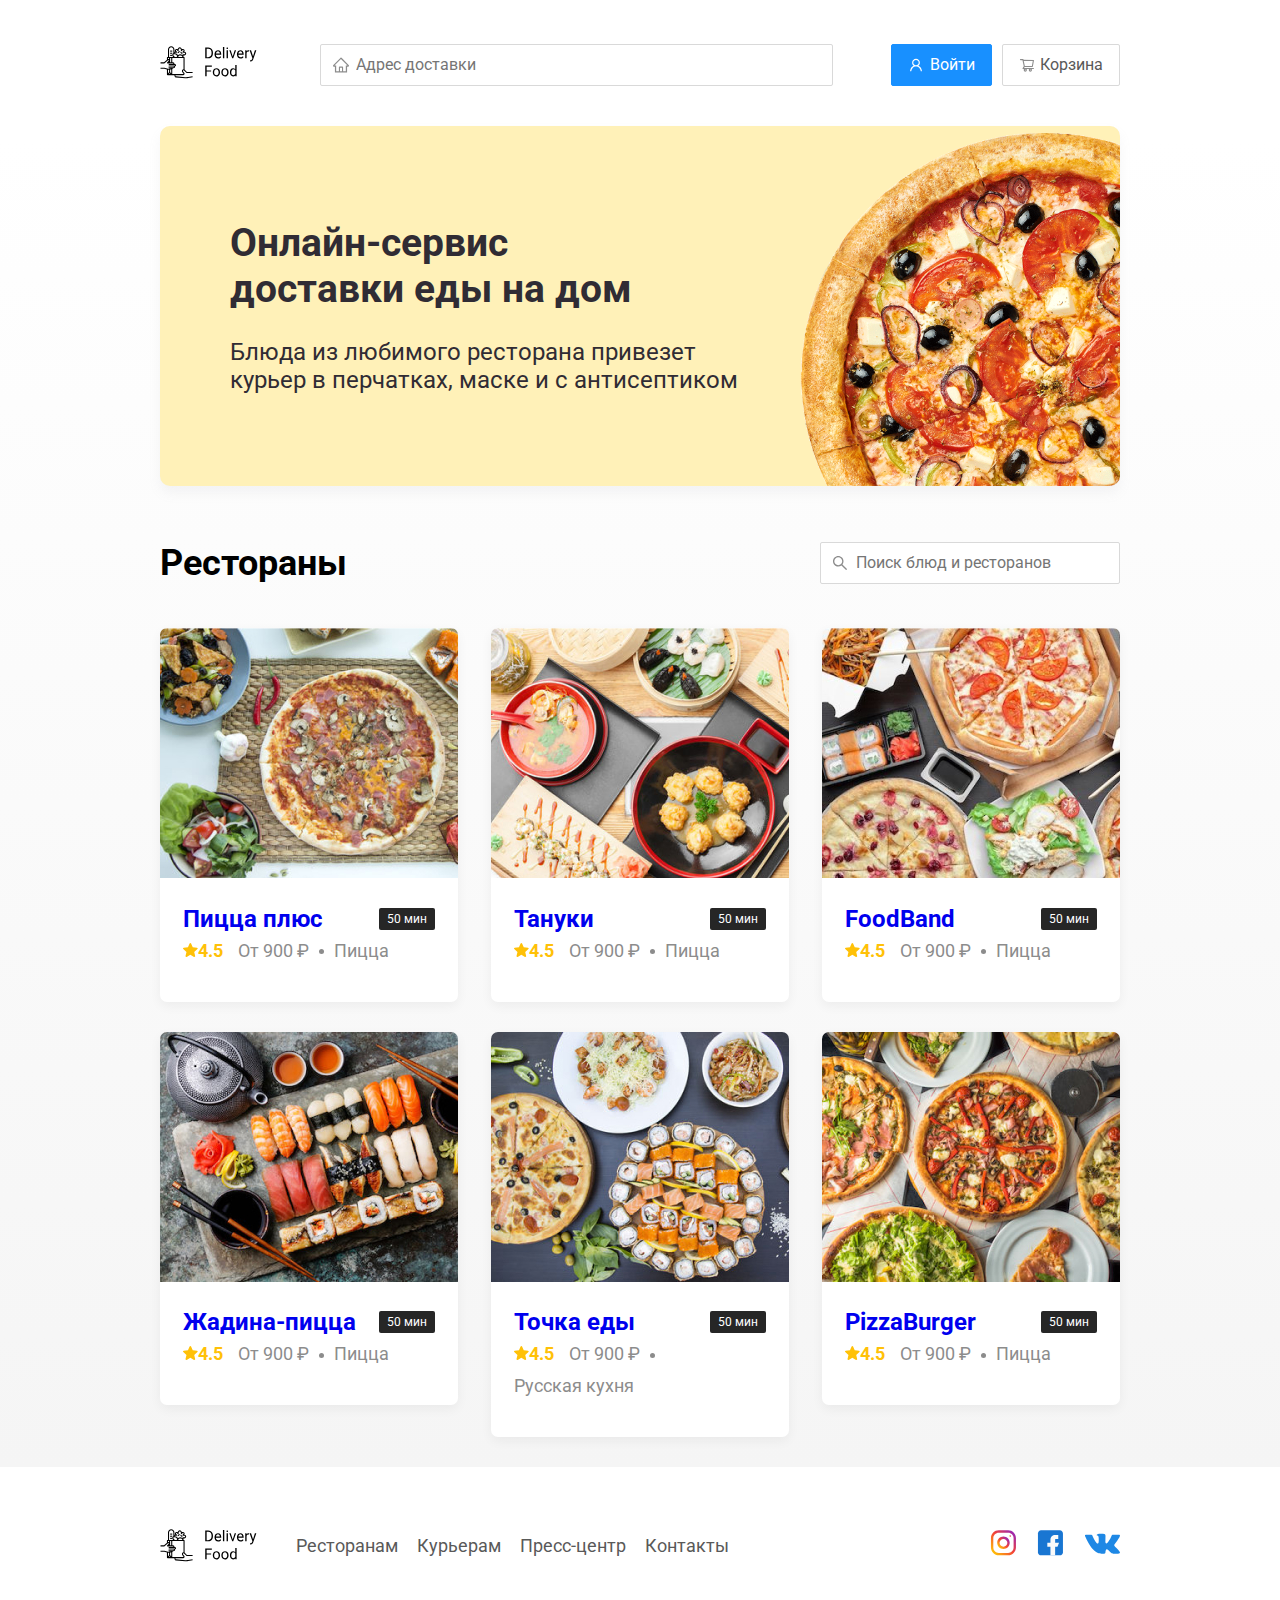
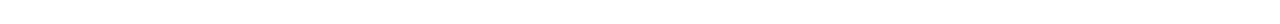
<file: index.html>
<!DOCTYPE html>
<html lang="ru">
<head>
  <meta charset="UTF-8">
  <meta name="viewport" content="width=device-width, initial-scale=1.0">
  <title>Delivery Food - доставка еды на дом</title>
  <link href="https://fonts.googleapis.com/css?family=Roboto:400,700&display=swap&subset=cyrillic" rel="stylesheet">
  <link rel="stylesheet" href="css/normalize.css">
  <link rel="stylesheet" href="css/style.css">
</head>
<body>
  <!-- Шапка -->
  <div class="container">
    <header class="header">
      <a href="index.html" class="logo">
        <img src="img/logo.svg" alt="logo">
      </a>
      <input type="text" class="input input-address" placeholder="Адрес доставки">
      <div class="buttons">
        <button class="button button-primary">
          <img src="img/user.svg" alt="user" class="button-icon">
          <span class="button-text">Войти</span>
        </button>
        <button class="button">
          <img src="img/shoping-cart.svg" alt="shopping cart" class="button-icon">
          <span class="button-text">Корзина</span>
        </button>
      </div>
    </header>
  </div> <!-- /. container -->

  <!-- Restaurants & promo -->
  <main class="main">
    <div class="container">      
      <section class="promo">
        <h1 class="promo-title">Онлайн-сервис <br> доставки еды на дом</h1>
        <p class="promo-text">Блюда из любимого ресторана привезет курьер в перчатках, маске и с антисептиком</p>
      </section>

      <section class="restaurants">
        <div class="section-heading">
          <h2 class="section-title">Рестораны</h2>
          <input type="text" class="input input-search" placeholder="Поиск блюд и ресторанов">
        </div> <!-- /.section-heading -->
        <div class="cards">

          <a href="restaurant.html" class="card">
            <img src="img/image.jpg" alt="image" class="card-image">
            <div class="card-text">
              <div class="card-heading">
                <h3 class="card-title">Пицца плюс</h3>
                <span class="card-tag tag">50 мин</span>
              </div> <!-- /.card-heading -->
              <div class="card-info">
                <div class="rating"><img src="img/rating.svg" alt="rating" class="rating-star">4.5</div>
                <div class="price">От 900 ₽</div>
                <div class="category">Пицца</div>
              </div> <!-- /.card-info -->
            </div> <!-- /.card-text -->
          </a> <!-- /.card -->

          <a href="restaurant.html" class="card">
            <img src="img/image2.jpg" alt="image" class="card-image">
            <div class="card-text">
              <div class="card-heading">
                <h3 class="card-title">Тануки</h3>
                <span class="card-tag tag">50 мин</span>
              </div> <!-- /.card-heading -->
              <div class="card-info">
                <div class="rating"><img src="img/rating.svg" alt="rating" class="rating-star">4.5</div>
                <div class="price">От 900 ₽</div>
                <div class="category">Пицца</div>
              </div> <!-- /.card-info -->
            </div> <!-- /.card-text -->
          </a> <!-- /.card -->

          <a href="restaurant.html" class="card">
            <img src="img/image3.jpg" alt="image" class="card-image">
            <div class="card-text">
              <div class="card-heading">
                <h3 class="card-title">FoodBand</h3>
                <span class="card-tag tag">50 мин</span>
              </div> <!-- /.card-heading -->
              <div class="card-info">
                <div class="rating"><img src="img/rating.svg" alt="rating" class="rating-star">4.5</div>
                <div class="price">От 900 ₽</div>
                <div class="category">Пицца</div>
              </div> <!-- /.card-info -->
            </div> <!-- /.card-text -->
          </a> <!-- /.card -->

          <a href="restaurant.html" class="card">
            <img src="img/image4.jpg" alt="image" class="card-image">
            <div class="card-text">
              <div class="card-heading">
                <h3 class="card-title">Жадина-пицца</h3>
                <span class="card-tag tag">50 мин</span>
              </div> <!-- /.card-heading -->
              <div class="card-info">
                <div class="rating"><img src="img/rating.svg" alt="rating" class="rating-star">4.5</div>
                <div class="price">От 900 ₽</div>
                <div class="category">Пицца</div>
              </div> <!-- /.card-info -->
            </div> <!-- /.card-text -->
          </a> <!-- /.card -->

          <a href="restaurant.html" class="card">
            <img src="img/image5.jpg" alt="image" class="card-image">
            <div class="card-text">
              <div class="card-heading">
                <h3 class="card-title">Точка еды</h3>
                <span class="card-tag tag">50 мин</span>
              </div> <!-- /.card-heading -->
              <div class="card-info">
                <div class="rating"><img src="img/rating.svg" alt="rating" class="rating-star">4.5</div>
                <div class="price">От 900 ₽</div>
                <div class="category">Русская кухня</div>
              </div> <!-- /.card-info -->
            </div> <!-- /.card-text -->
          </a> <!-- /.card -->

          <a href="restaurant.html" class="card">
            <img src="img/image6.jpg" alt="image" class="card-image">
            <div class="card-text">
              <div class="card-heading">
                <h3 class="card-title">PizzaBurger</h3>
                <span class="card-tag tag">50 мин</span>
              </div> <!-- /.card-heading -->
              <div class="card-info">
                <div class="rating"><img src="img/rating.svg" alt="rating" class="rating-star">4.5</div>
                <div class="price">От 900 ₽</div>
                <div class="category">Пицца</div>
              </div> <!-- /.card-info -->
            </div> <!-- /.card-text -->
          </a> <!-- /.card -->

        </div> <!-- /.cards -->
      </section>
    </div> <!-- /.container -->
  </main>

  <!-- Footer -->
  <footer class="footer">
    <div class="container">
      <div class="footer-block">
        <img src="img/logo.svg" alt="logo" class="logo footer-logo">
        <nav class="footer-nav">
          <a href="#" class="footer-link">Ресторанам</a>
          <a href="#" class="footer-link">Курьерам</a>
          <a href="#" class="footer-link">Пресс-центр</a>
          <a href="#" class="footer-link">Контакты</a>
        </nav>
        <div class="social-links">
          <a href="#" class="social-link"><img src="img/instagram.svg" alt="instagram"></a>
          <a href="#" class="social-link"><img src="img/fb.svg" alt="facebook"></a>
          <a href="#" class="social-link"><img src="img/wk.svg" alt="wk"></a>
        </div> <!-- /.social-links -->
      </div> <!-- /.footer-block -->
    </div>
  </footer> <!-- /.footer -->

</body>
</html>
</file>
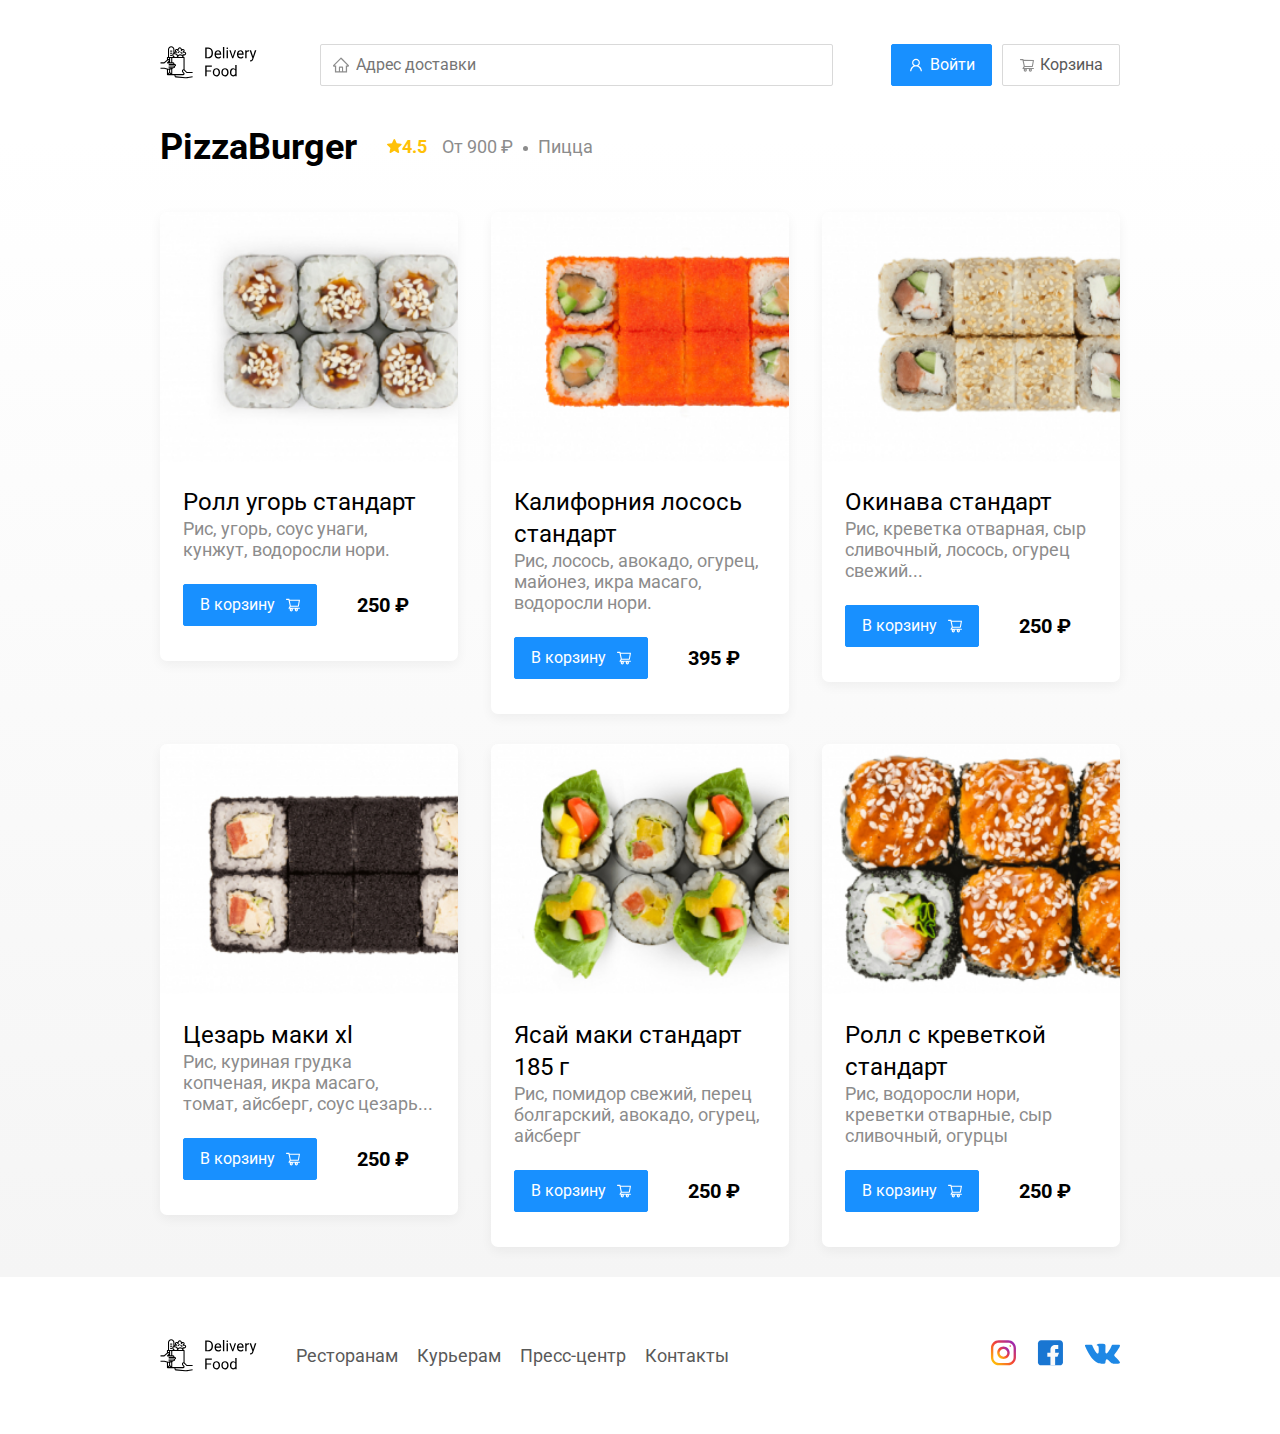
<file: restaurant.html>
<!DOCTYPE html>
<html lang="ru">
<head>
  <meta charset="UTF-8">
  <meta name="viewport" content="width=device-width, initial-scale=1.0">
  <title>PizzaBurger - доставка еды на дом</title>
  <link href="https://fonts.googleapis.com/css?family=Roboto:400,700&display=swap&subset=cyrillic" rel="stylesheet">
  <link rel="stylesheet" href="css/normalize.css">
  <link rel="stylesheet" href="css/animate.css">
  <link rel="stylesheet" href="css/style.css">
</head>
<body>
  <!-- Шапка -->
  <div class="container">
    <header class="header">
      <a href="index.html" class="logo">
        <img src="img/logo.svg" alt="logo">
      </a>
      <input type="text" class="input input-address" placeholder="Адрес доставки">
      <div class="buttons">
        <button class="button button-primary">
          <img src="img/user.svg" alt="user" class="button-icon">
          <span class="button-text">Войти</span>
        </button>
        <button class="button" id="cart-button">
          <img src="img/shoping-cart.svg" alt="shopping cart" class="button-icon">
          <span class="button-text">Корзина</span>
        </button>
      </div>
    </header>
  </div> <!-- /. container -->

  <!-- Restaurants & promo -->
  <main class="main">
    <div class="container">      
      <section class="restaurants">
        <div class="section-heading">
          <h2 class="section-title">PizzaBurger</h2>
          <div class="card-info">
            <div class="rating"><img src="img/rating.svg" alt="rating" class="rating-star">4.5</div>
            <div class="price">От 900 ₽</div>
            <div class="category">Пицца</div>
          </div> <!-- /.card-info -->
          <!-- <input type="text" class="input input-search" placeholder="Поиск блюд и ресторанов"> -->
        </div> <!-- /.section-heading -->
        <div class="cards">

          <div class="card wow fadeInUp" data-wow-delay="0.2s">
            <img src="img/image7.jpg" alt="image" class="card-image">
            <div class="card-text">
              <div class="card-heading">
                <h3 class="card-title card-title-reg">Ролл угорь стандарт</h3>
              </div> <!-- /.card-heading -->
              <div class="card-info">
                <div class="ingredients">Рис, угорь, соус унаги, кунжут, водоросли нори.</div>
              </div> <!-- /.card-info -->
              <div class="card-buttons">
                <button class="button button-primary">
                  <span class="button-card-text">В корзину</span>
                  <img src="img/shopping-cart-white.svg" alt="shoping-cart" class="button-card-image">
                </button>
                <strong class="card-price-bold">250 ₽</strong>
              </div>
            </div> <!-- /.card-text -->
          </div> <!-- /.card -->

          <div class="card wow fadeInUp" data-wow-delay="0.4s">
            <img src="img/image8.jpg" alt="image" class="card-image">
            <div class="card-text">
              <div class="card-heading">
                <h3 class="card-title card-title-reg">Калифорния лосось стандарт</h3>
              </div> <!-- /.card-heading -->
              <div class="card-info">
                <div class="ingredients">Рис, лосось, авокадо, огурец, майонез, икра масаго, водоросли нори.</div>
              </div> <!-- /.card-info -->
              <div class="card-buttons">
                <button class="button button-primary">
                  <span class="button-card-text">В корзину</span>
                  <img src="img/shopping-cart-white.svg" alt="shoping-cart" class="button-card-image">
                </button>
                <strong class="card-price-bold">395 ₽</strong>
              </div>
            </div> <!-- /.card-text -->
          </div> <!-- /.card -->

          <div class="card wow fadeInUp" data-wow-delay="0.6s">
            <img src="img/image9.jpg" alt="image" class="card-image">
            <div class="card-text">
              <div class="card-heading">
                <h3 class="card-title card-title-reg">Окинава стандарт</h3>
              </div> <!-- /.card-heading -->
              <div class="card-info">
                <div class="ingredients">Рис, креветка отварная, сыр сливочный, лосось, огурец свежий...</div>
              </div> <!-- /.card-info -->
              <div class="card-buttons">
                <button class="button button-primary">
                  <span class="button-card-text">В корзину</span>
                  <img src="img/shopping-cart-white.svg" alt="shoping-cart" class="button-card-image">
                </button>
                <strong class="card-price-bold">250 ₽</strong>
              </div>
            </div> <!-- /.card-text -->
          </div> <!-- /.card -->

          <div class="card wow fadeInUp" data-wow-delay="0.2s">
            <img src="img/image10.jpg" alt="image" class="card-image">
            <div class="card-text">
              <div class="card-heading">
                <h3 class="card-title card-title-reg">Цезарь маки хl</h3>
              </div> <!-- /.card-heading -->
              <div class="card-info">
                <div class="ingredients">Рис, куриная грудка копченая, икра масаго, томат, айсберг, соус цезарь...</div>
              </div> <!-- /.card-info -->
              <div class="card-buttons">
                <button class="button button-primary">
                  <span class="button-card-text">В корзину</span>
                  <img src="img/shopping-cart-white.svg" alt="shoping-cart" class="button-card-image">
                </button>
                <strong class="card-price-bold">250 ₽</strong>
              </div>
            </div> <!-- /.card-text -->
          </div> <!-- /.card -->

          <div class="card wow fadeInUp" data-wow-delay="0.4s">
            <img src="img/image11.jpg" alt="image" class="card-image">
            <div class="card-text">
              <div class="card-heading">
                <h3 class="card-title card-title-reg">Ясай маки стандарт 185 г</h3>
              </div> <!-- /.card-heading -->
              <div class="card-info">
                <div class="ingredients">Рис, помидор свежий, перец болгарский, авокадо, огурец, айсберг</div>
              </div> <!-- /.card-info -->
              <div class="card-buttons">
                <button class="button button-primary">
                  <span class="button-card-text">В корзину</span>
                  <img src="img/shopping-cart-white.svg" alt="shoping-cart" class="button-card-image">
                </button>
                <strong class="card-price-bold">250 ₽</strong>
              </div>
            </div> <!-- /.card-text -->
          </div> <!-- /.card -->

          <div class="card wow fadeInUp" data-wow-delay="0.6s">
            <img src="img/image12.jpg" alt="image" class="card-image">
            <div class="card-text">
              <div class="card-heading">
                <h3 class="card-title card-title-reg">Ролл с креветкой стандарт</h3>
              </div> <!-- /.card-heading -->
              <div class="card-info">
                <div class="ingredients">Рис, водоросли нори, креветки отварные, сыр сливочный, огурцы</div>
              </div> <!-- /.card-info -->
              <div class="card-buttons">
                <button class="button button-primary">
                  <span class="button-card-text">В корзину</span>
                  <img src="img/shopping-cart-white.svg" alt="shoping-cart" class="button-card-image">
                </button>
                <strong class="card-price-bold">250 ₽</strong>
              </div>
            </div> <!-- /.card-text -->
          </div> <!-- /.card -->

        </div> <!-- /.cards -->
      </section>
    </div> <!-- /.container -->
  </main>

  <!-- Footer -->
  <footer class="footer">
    <div class="container">
      <div class="footer-block">
        <img src="img/logo.svg" alt="logo" class="logo footer-logo">
        <nav class="footer-nav">
          <a href="#" class="footer-link">Ресторанам</a>
          <a href="#" class="footer-link">Курьерам</a>
          <a href="#" class="footer-link">Пресс-центр</a>
          <a href="#" class="footer-link">Контакты</a>
        </nav>
        <div class="social-links">
          <a href="#" class="social-link"><img src="img/instagram.svg" alt="instagram"></a>
          <a href="#" class="social-link"><img src="img/fb.svg" alt="facebook"></a>
          <a href="#" class="social-link"><img src="img/wk.svg" alt="wk"></a>
        </div> <!-- /.social-links -->
      </div> <!-- /.footer-block -->
    </div>
  </footer> <!-- /.footer -->

<!-- Modal window -->
  <div class="modal">
    <div class="modal-dialog">
      <div class="modal-header">
        <h3 class="modal-title">Корзина</h3>
        <button class="close">&times</button>
      </div>
      <!-- /.modal-header -->
      <div class="modal-body">

        <div class="food-row">
          <span class="food-name">Ролл угорь стандарт</span>
          <strong class="food-price">250 ₽</strong>
          <div class="food-counter">
            <button class="counter-button">-</button>
            <span class="counter">1</span>
            <button class="counter-button">+</button>
          </div>
        </div>
        <!-- /.foods-row -->

        <div class="food-row">
          <span class="food-name">Ролл угорь стандарт</span>
          <strong class="food-price">250 ₽</strong>
          <div class="food-counter">
            <button class="counter-button">-</button>
            <span class="counter">1</span>
            <button class="counter-button">+</button>
          </div>
        </div>
        <!-- /.foods-row -->
        <div class="food-row">
          <span class="food-name">Ролл угорь стандарт</span>
          <strong class="food-price">250 ₽</strong>
          <div class="food-counter">
            <button class="counter-button">-</button>
            <span class="counter">1</span>
            <button class="counter-button">+</button>
          </div>
        </div>
        <!-- /.foods-row -->

        <div class="food-row">
          <span class="food-name">Ролл угорь стандарт</span>
          <strong class="food-price">250 ₽</strong>
          <div class="food-counter">
            <button class="counter-button">-</button>
            <span class="counter">1</span>
            <button class="counter-button">+</button>
          </div>
        </div>
        <!-- /.foods-row -->

      </div>
      <!-- /.modal-body -->
      <div class="modal-footer">
        <span class="modal-pricetag">1250 ₽</span>
        <div class="footer-buttons">
          <button class="button button-primary">Оформить заказ</button>
          <button class="button">Отмена</button>
        </div>
      </div>
      <!-- /.modal-footer -->
    </div>
    <!-- /.modal-dialog -->
  </div>

  <script src="js/wow.min.js"></script>
  <script src="js/main.js"></script>
</body>
</html>
</file>
<file: css/style.css>
* {
  box-sizing: border-box;
}
body {
  font-family: 'Roboto', sans-serif;
  padding-top: 44px;
}
.container {
  max-width: 1200px;
  margin: auto;
}
.header {
  display: flex;
  align-items: center;
  justify-content: space-between;
  margin-bottom: 40px;
}
.main {
  background: linear-gradient(180deg, rgba(245, 245, 245, 0) 1.04%, #F5F5F5 100%);
}
.input {
  background: #fff;
  border: 1px solid #d9d9d9;
  border-radius: 2px;
  font-size: 16px;
  line-height: 24px;
  padding: 8px;
  background-repeat: no-repeat;
  background-position: left 11px center;
  padding-left: 35px;
}
.input-address {
  flex: 0.8;
  background-image: url(../img/home.svg);  
}
.input-search {
  background-image: url(../img/search.svg);
  width: 300px;
  margin-left: auto;
}
.buttons {
  display: flex;
  align-items: center;
}
.button {
  display: flex;
  align-items: center;
  padding: 8px 16px;
  background: #FFFFFF;
  border: 1px solid #D9D9D9;
  box-sizing: border-box;
  box-shadow: 0px 0px 2px rgba(0, 0, 0, 0.0015);
  border-radius: 2px;
  color: #595959;
  font-size: 16px;
  line-height: 24px;
}
.button-primary {
  background: #1890ff;
  border: 1px solid #1890ff;
  color: #fff;
  margin-right: 10px;
}
.button-icon {
  margin-right: 6px; 
}
.button-card-text {
  margin-right: 10px;
}
.promo {
  box-shadow: 0px 7px 12px rgba(158, 158, 163, 0.1);
  background: #FFF1B8 url(../img/promo-image.jpeg) no-repeat top -100px right -247px / 924px;
  border-radius: 10px;
  padding: 68px 70px;
  margin-bottom: 56px;
}
.promo-title {
  font-style: normal;
  font-weight: bold;
  font-size: 39px;
  line-height: 46px;
  color: #302C34;  
}
.promo-text {
  font-style: normal;
  font-weight: normal;
  font-size: 24px;
  line-height: 28px;
  color: #302C34;
  max-width: 538px;
}
.section-heading {
  display: flex;
  align-items: center;
  /* justify-content: space-between; */
  margin-bottom: 44px;
}
.section-title {
  font-style: normal;
  font-weight: bold;
  font-size: 36px;
  line-height: 42px;
  margin: 0;
  color: #000000;
  margin-right: 30px;
}
.cards {
  display: flex;
  align-items: flex-start;
  flex-wrap: wrap;
  justify-content: space-between;
}
.card {
  background: #FFFFFF;
  box-shadow: 0px 4px 12px rgba(0, 0, 0, 0.05);
  border-radius: 7px;
  overflow: hidden;
  margin-bottom: 30px;
  flex-basis: 31%;
  text-decoration: none;
}
.card-image {
  width: 384px;
  height: 250px;
  object-fit: cover;
}
.card-text {
  padding-top: 20px;
  padding-bottom: 35px;
  padding-left: 23px;
  padding-right: 23px;
}
.card-heading {
  display: flex;
  align-items: center;
  justify-content: space-between;
}
.card-title {
  margin: 0;
  font-style: normal;
  font-weight: bold;
  font-size: 24px;
  line-height: 32px;
}
.card-title-reg {
  font-weight: 400;
}
.card-tag {
  font-style: normal;
  font-weight: normal;
  font-size: 12px;
  line-height: 20px;
  color: #FFFFFF;
  background: #262626;
  border-radius: 2px;
  padding: 1px 8px;
}
.card-info {
  display: flex;
  align-items: center;
  flex-wrap: wrap;
}
.card-buttons {
  display: flex;
  align-items: center;
  margin-top: 24px;
}
.card-price-bold {
  font-weight: bold;
  font-size: 20px;
  line-height: 32px;
  margin-left: 30px;
}
.rating {
  margin-right: 26px;
  color: #FFC107;
  font-style: normal;
  font-weight: bold;
  font-size: 18px;
  line-height: 32px;
}
.price, .category {
  color: #8c8c8c;
  font-size: 18px;
  line-height: 32px;
}
.price {
  margin-right: 10px;
}
.ingredients {
  color: #8c8c8c;
  font-size: 18px;
  line-height: 21px;
}
.category {
  text-overflow: ellipsis;
  overflow: hidden;
  white-space: nowrap;
  max-width: 150px;
}
.price:after {
  content: "";
  width: 5px;
  height: 5px;
  background-color: #8c8c8c;
  display: inline-block;
  vertical-align: middle;
  border-radius: 50%;
  margin-left: 10px;
}
.footer {
  padding: 60px 0;
}
.footer-block {
  display: flex;
  align-items: center;
  justify-content: space-between;
}
.footer-nav {
  margin-left: 35px;
  margin-right: auto;
}
.footer-link {
  display: inline-block;
  color: #595959;
  font-style: normal;
  font-weight: normal;
  font-size: 18px;
  line-height: 21px;
  text-decoration: none;
}
.footer-link:not(:last-child) {
  margin-right: 15px;
}
.social-links {
  display: flex;
  align-items: center;
}
.social-link:not(:last-child) {
  margin-right: 21px;
}
/* Modal window */
.modal {
  position: fixed;
  left: 0;
  top: 0;
  width: 100%;
  height: 100%;
  background: rgba(0, 0, 0, 0.4);
  /* display: flex; */
  display: none;
}
.is-open {
  display: flex;
}
.modal-dialog {
  margin: auto;
  max-width: 780px;
  width: 95%;
  background: #ffffff;
  border-radius: 5px;
  padding: 40px 45px;
}
.modal-header {
  display: flex;
  align-items: center;
  justify-content: space-between;
  margin-bottom: 45px;
}
.close {
  font-size: 36px;
  border: none;
  background-color: transparent;
}
.modal-body {
  margin-bottom: 52px;
}
.food-row {
  display: flex;
  align-items: flex-start;
  justify-content: space-between;
  padding-bottom: 8px;
  border-bottom: 1px solid #d9d9d9;
  margin-bottom: 15px;
}
.food-name {
  font-weight: normal;
  font-size: 18px;
  line-height: 32px;
}
.food-price {
  margin-left: auto;
  margin-right: 47px;
  font-weight: bold;
  font-size: 20px;
  line-height: 32px;
}
.modal-title {
  margin: 0;
  font-weight: bold;
  font-size: 36px;
}
.food-counter {
  display: flex;
  align-items: center;
}
.counter-button {
  display: flex;
  align-items: center;
  justify-content: center;
  width: 39px;
  height: 32px;
  background: #FFFFFF;
  border: 1px solid #40A9FF;
  box-sizing: border-box;
  border-radius: 2px;
  font-weight: normal;
  font-size: 14px;
  line-height: 22px;
  color: #40A9FF;
}
.counter {
  font-size: 16px;
  line-height: 24px;
  margin: 0px 10px;
}
.modal-footer {
  display: flex;
  align-items: center;
  justify-content: space-between;
}
.footer-buttons {
  display: flex;
  align-items: center;
}
.modal-pricetag {
  background: #262626;
  border-radius: 5px;
  color: #ffffff;
  padding: 15px 20px;
  font-size: 20px;
  line-height: 23px;
}

@media (max-width: 1366px) {
  .container {
    max-width: 960px;
  }
  .promo {
    background-position: top right -300px;
    background-size: 750px;
  }
  .rating {
    margin-right: 15px;
  }
  .category, .price {
    font-style: 14px;
  }
}
@media (max-width: 992px) {
  .container {
    max-width: 750px;
  }
  .promo {
    padding: 50px;
    background-size: 500px;
    background-position: center right -200px;
  }
  .promo-text {
    font-size: 18px;
    max-width: 400px;
  }
  .card {
    flex-basis: 49%;
  }
  .footer-link {
    font-size: 16px;
  }
}
@media (max-width: 768px) {
  .container {
    max-width: 560px;
  }
  .card-info {
    flex-wrap: wrap;
  }
  .card .rating {
    flex-basis: 100%;
  }
  .card-title {
    font-size: 18px;
  }
  .promo {
    background-size: 400px;
    background-position: bottom 50px right -200px;
  }
  .promo-title {
    font-size: 24px;
    line-height: 1.4;
  }
  .promo-text {
    margin-top: 0;
  }
}
@media (max-width: 578px) {
  .container {
    width: 90%;
  }
  .header {
    flex-wrap: wrap;
  }
  .input-address {
    margin-top: 15px;
    order: 5;
    flex: 1;
  }
  .promo {
    background-image: none;
  }
  .promo-title {
    margin-bottom: 10px;
  }
  .section-title {
    font-size: 20px;
  }
  .card {
    flex-basis: 100%;
  }
  .card-image {
    width: 100%;
  }
  .footer {
    padding: 30px 0;
  }
  .footer-block {
    align-items: flex-start;
  }
  .footer-nav {
    margin-left: 0;
    margin-right: 0;
    order: 0;
    display: flex;
    flex-direction: column;
  }
  .footer-logo {
    margin-right: 15px;
    order: 1;
  }
  .social-links {
    order: 2;
  }
}
@media (max-width: 480px) {
  .button-text {
    display: none;
  }
  .button {
    min-height: 40px;
  }
  .button-icon {
    margin: 0;
  }
  .promo {
    padding: 20px;
  }
  .section-heading {
    flex-wrap: wrap;
  }
  .footer-block {
    flex-wrap: wrap;
    flex-direction: column;
    align-items: center;
  }
  .footer-logo {
    order: 0;
    margin-bottom: 20px;
  }
  .footer-nav {
    margin-bottom: 20px;
    text-align: center;
  }
  .footer-link:not(:last-child) {
    margin-right: 0;
  }
}
</file>
